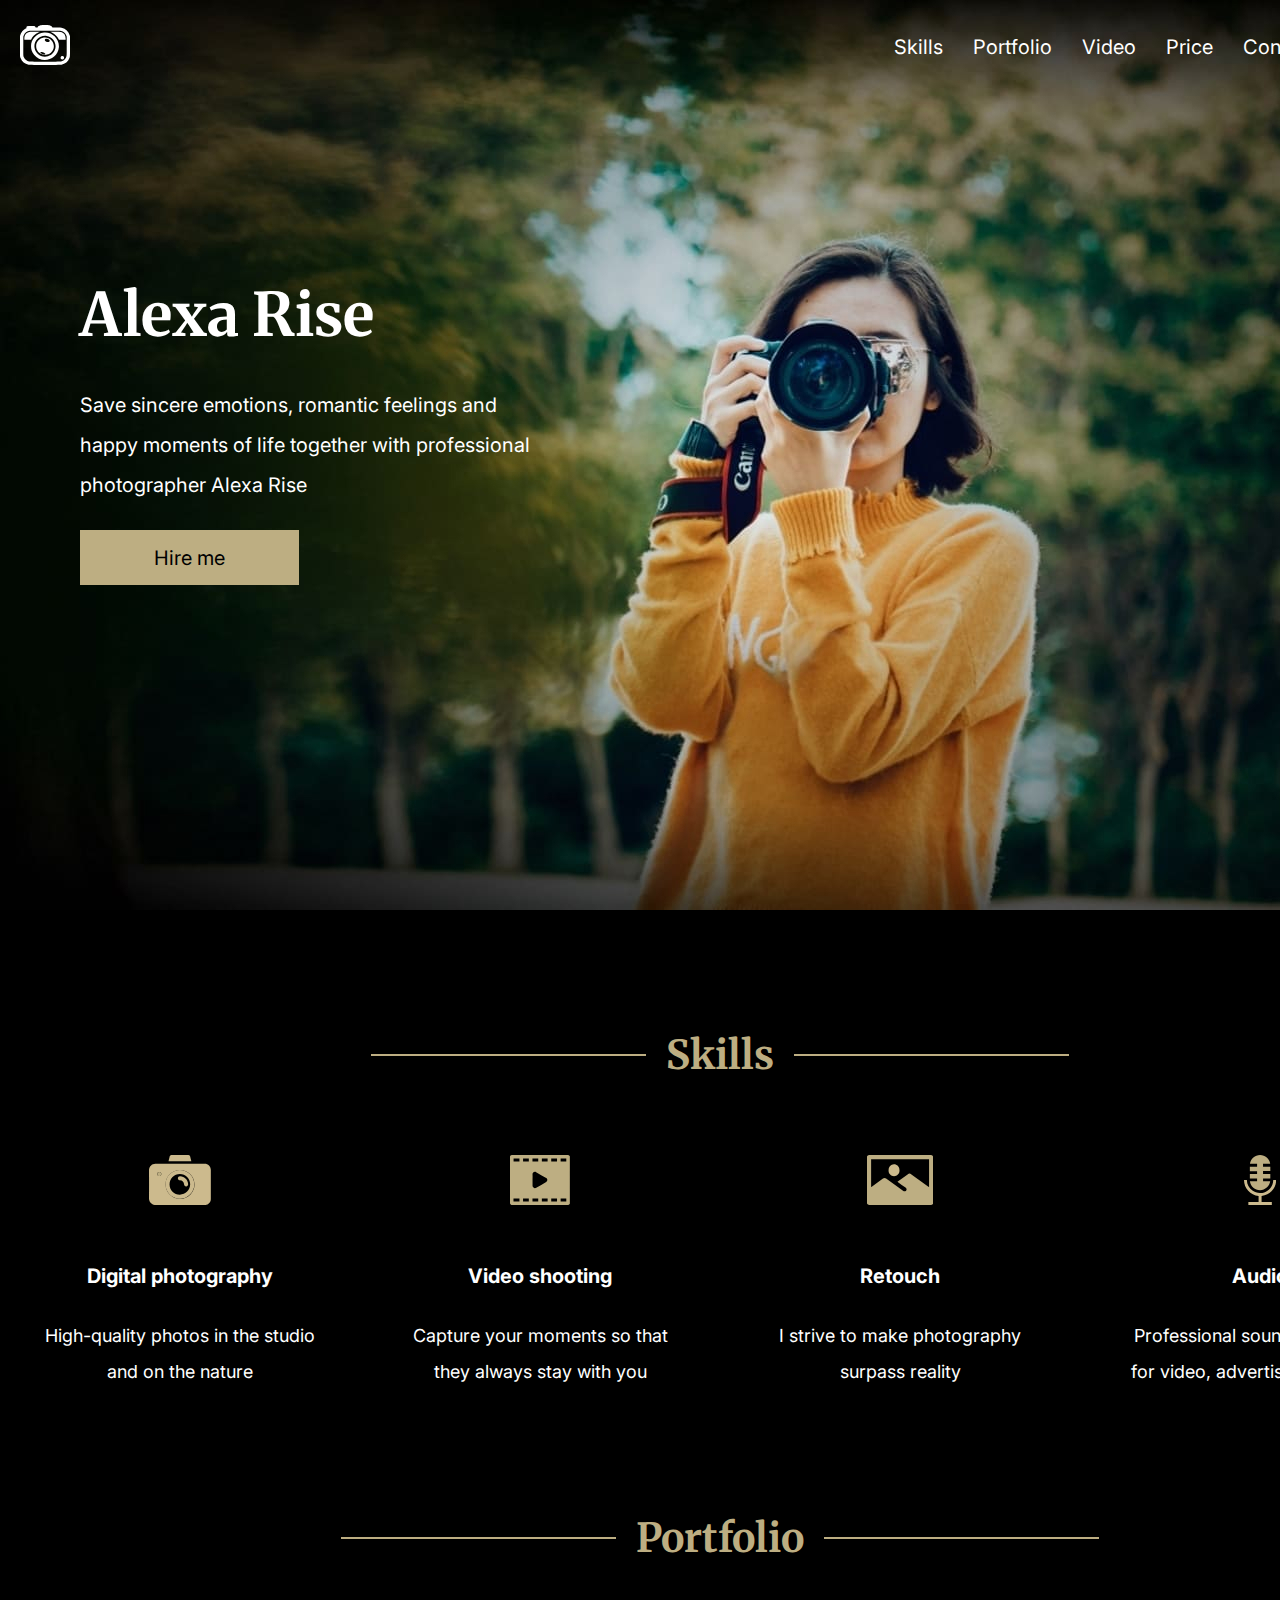
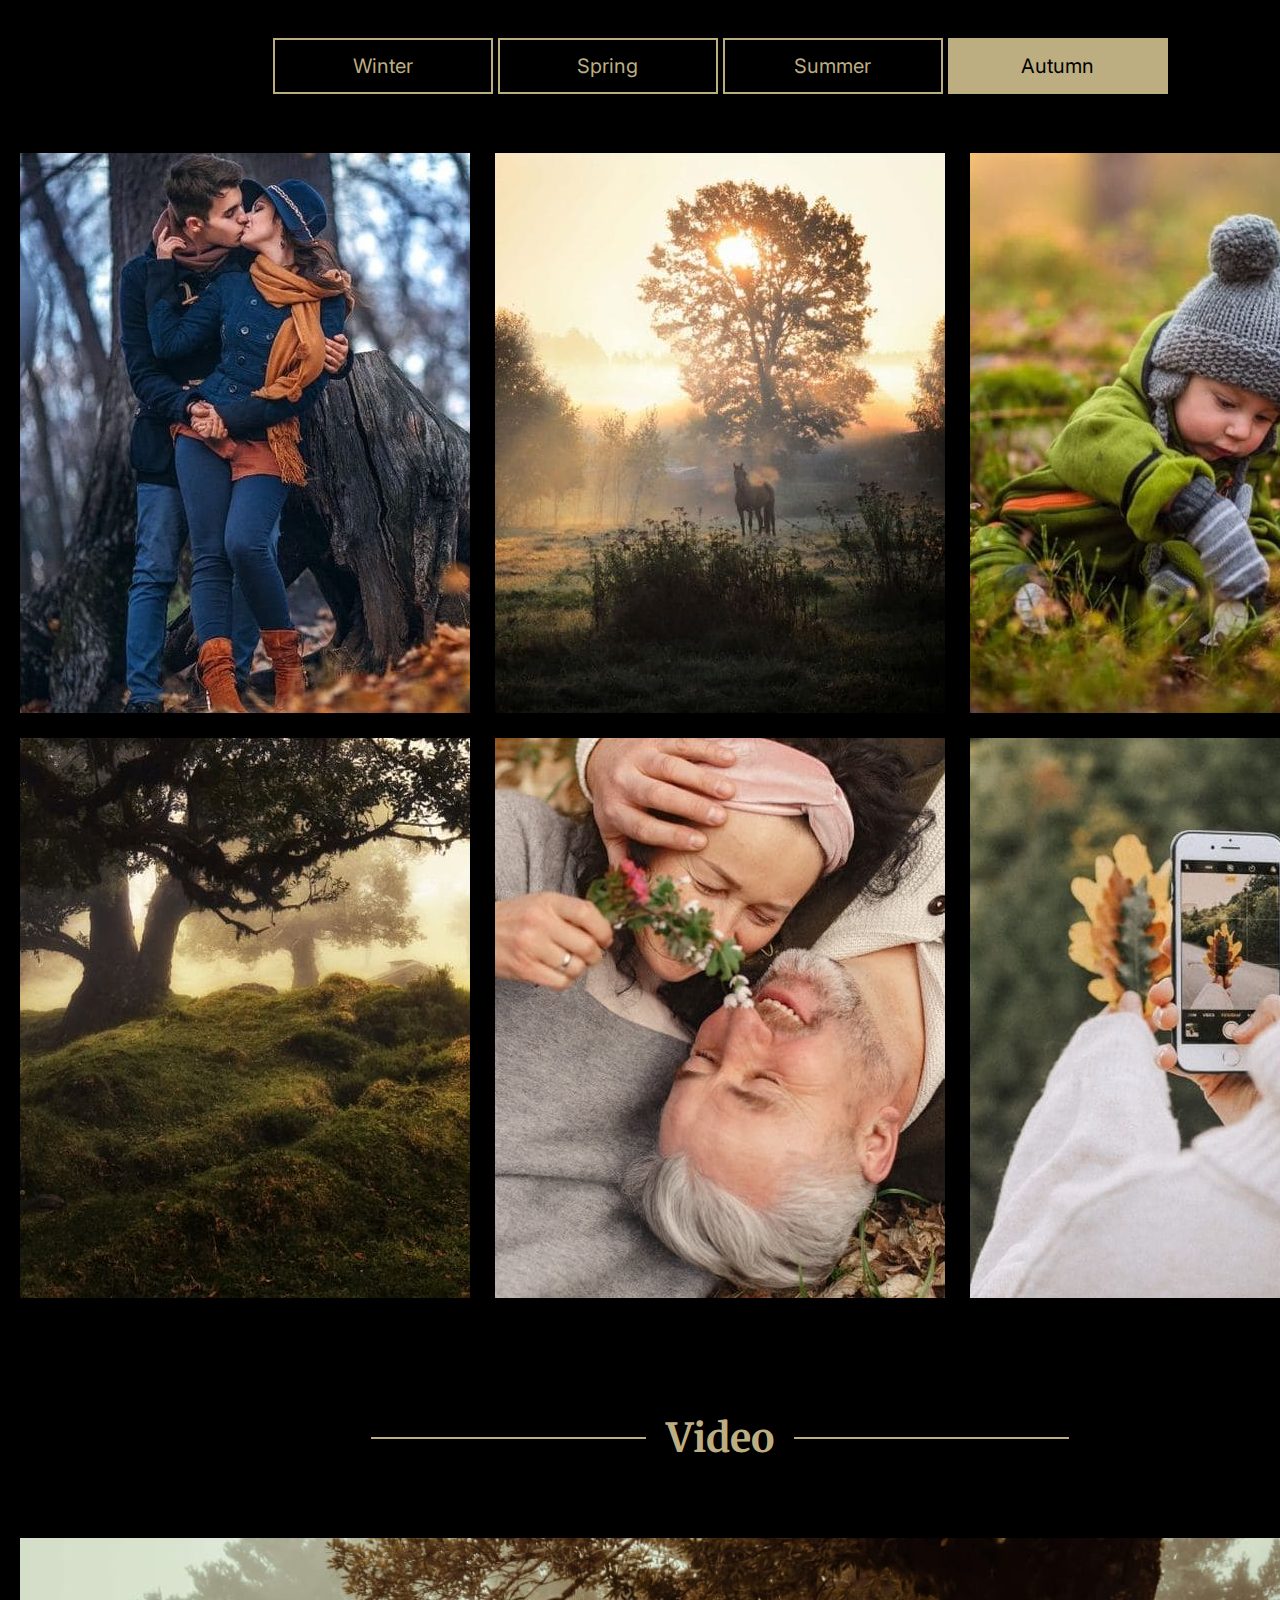
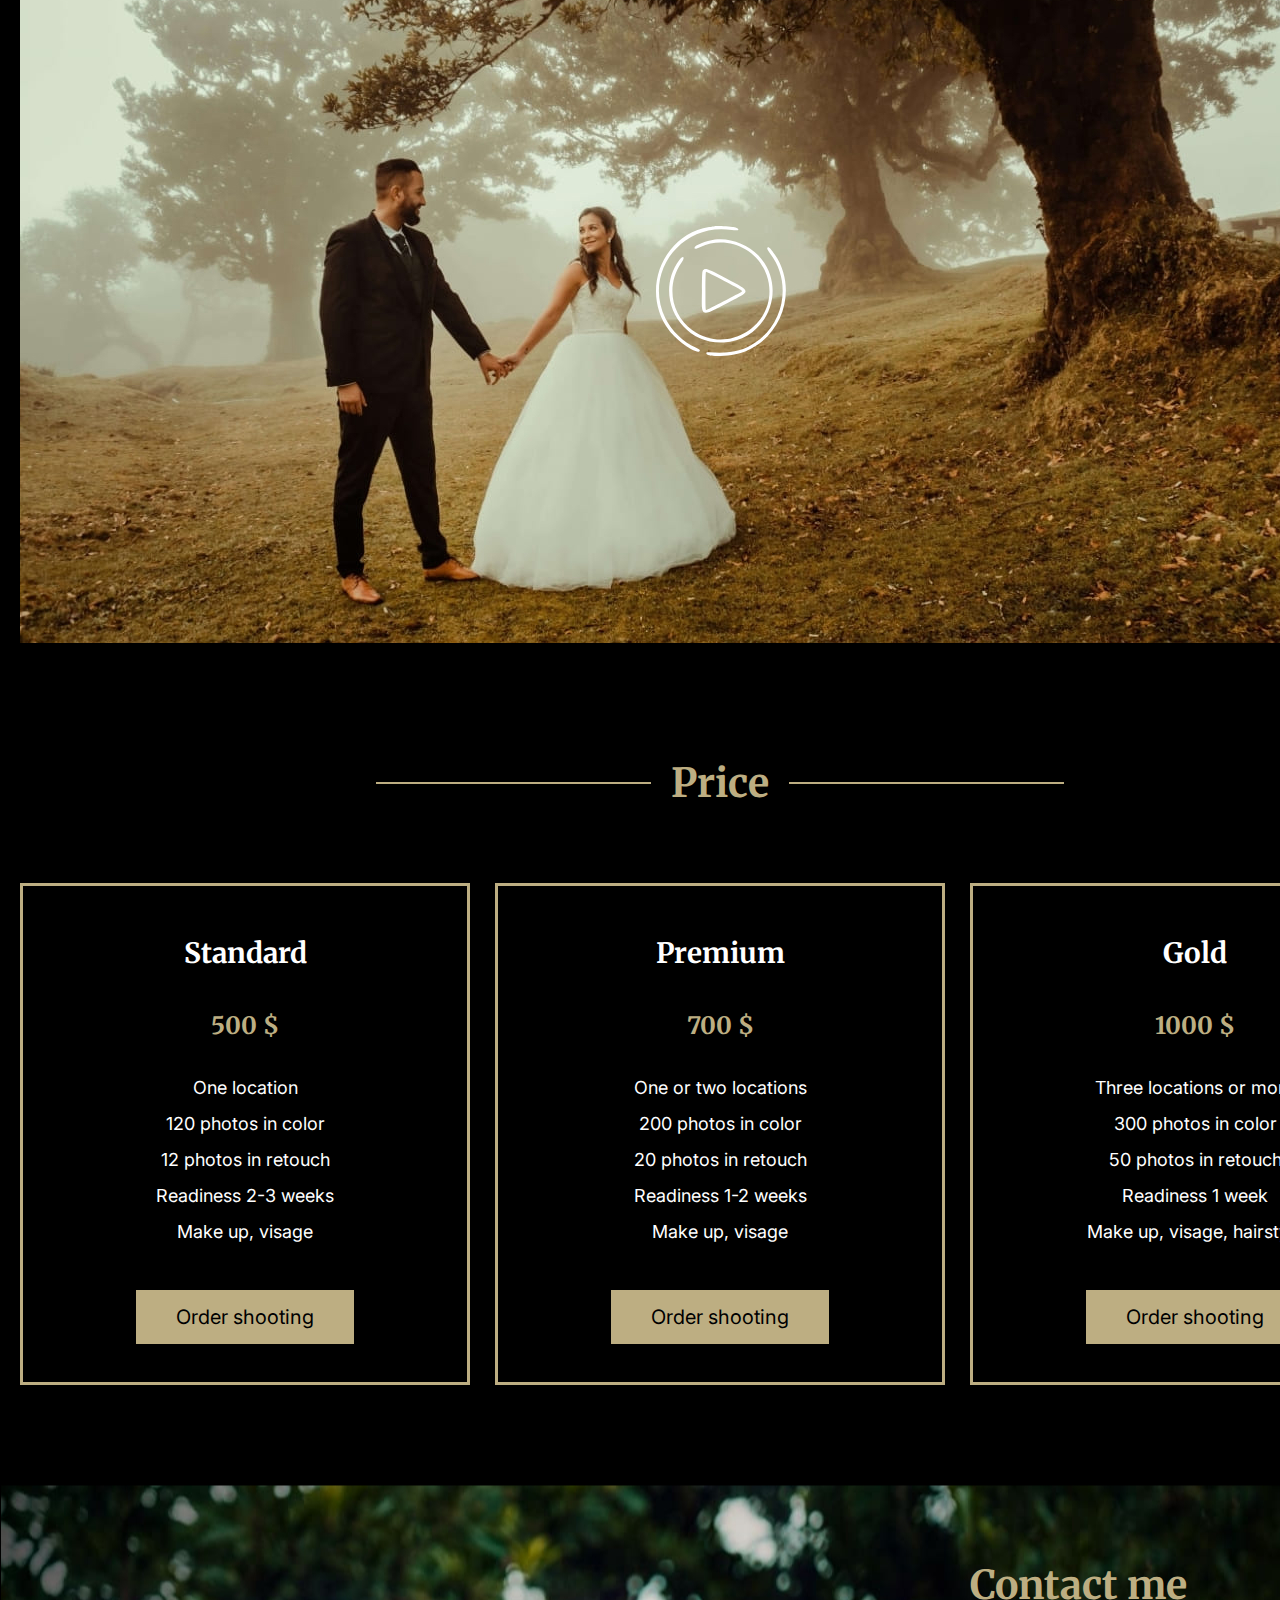
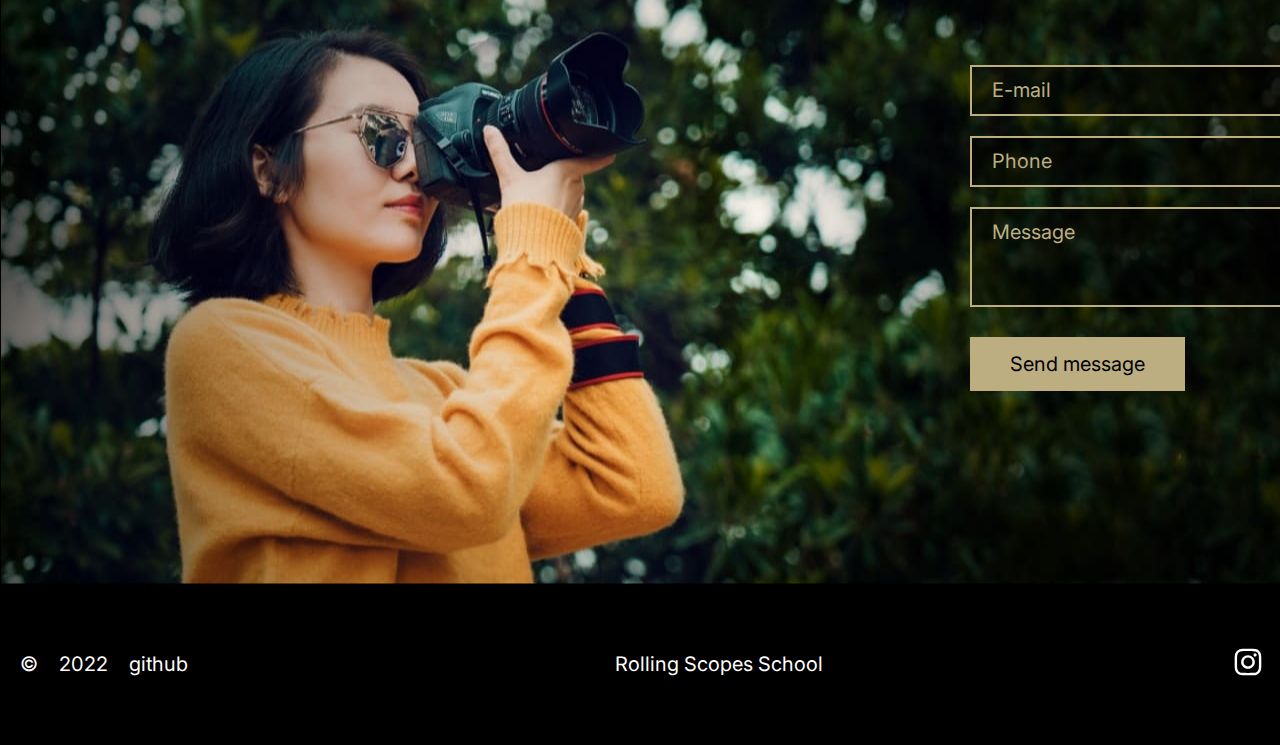
<file: index.html>
<!DOCTYPE html>
<html lang="en">

<head>
  <meta charset="UTF-8">
  <meta http-equiv="X-UA-Compatible" content="IE=edge">
  <meta name="viewport" content="width=device-width, initial-scale=1.0">
  <link rel="stylesheet" href="css/normalize.css">
  <link rel="stylesheet" href="css/style.css">
  <link rel="preconnect" href="https://fonts.googleapis.com">
  <link rel="preconnect" href="https://fonts.gstatic.com" crossorigin>
  <link href="https://fonts.googleapis.com/css2?family=Inter:wght@400;700&family=Merriweather:wght@400;700&display=swap"
    rel="stylesheet">
  <link rel="icon" href="./assets/ico/favicon.ico">
  <title>Portfolio</title>
</head>

<body>
  <header>
    <nav>
      <a class="logo" href="#"><svg width="50" height="50" viewBox="0 0 50 50" fill="none"
          xmlns="http://www.w3.org/2000/svg">
          <path id="logo"
            d="M20.4506 5.25918C19.0919 5.69691 17.9456 6.47652 17.6601 7.15634L17.5398 7.4419L15.6561 7.43301L15.4116 6.93006C15.2253 6.54668 15.063 6.3708 14.7263 6.18701L14.2864 5.94591H11.1062C6.93498 5.94591 6.40895 6.15341 6.40895 7.80355V8.26796L5.69955 8.61478C3.08441 9.8924 1.03538 12.416 0.225789 15.3546L0.000346207 16.1748V26.2584C0.000346207 37.2698 -0.0327188 36.5584 0.547422 38.1166C1.84798 41.6086 4.86291 44.1352 8.54916 44.8258C9.78859 45.0581 40.2114 45.0581 41.4508 44.8258C45.1371 44.1362 48.152 41.6096 49.4526 38.1166C50.0327 36.5584 49.9997 37.2698 49.9997 26.2584V16.1748L49.7832 15.4031C48.649 11.3647 45.7433 8.61182 41.6342 7.67905C41.02 7.53972 40.2134 7.50514 36.6765 7.46858L32.4532 7.42412L32.3369 7.14745C32.0504 6.46565 30.8209 5.64553 29.4663 5.23349C28.3992 4.9084 21.4756 4.92816 20.4506 5.25918ZM40.0601 10.8222C43.053 11.1256 45.3856 12.9526 46.3976 15.7874L46.6731 16.5591L46.7012 25.871C46.7332 36.5189 46.7653 36.0218 45.9236 37.7342C44.9758 39.662 43.064 41.1205 40.9288 41.5453C39.7856 41.7726 10.2114 41.7726 9.07118 41.5453C6.91594 41.1145 5.0112 39.6284 4.00923 37.5949C3.24473 36.0426 3.26677 36.4072 3.29883 25.871L3.32689 16.5591L3.63149 15.7163C4.60841 13.0168 6.9961 11.1167 9.77356 10.8291C10.9589 10.7066 38.8517 10.6997 40.0601 10.8212V10.8222ZM9.51706 11.8884C6.37889 12.3419 4.35391 14.8942 4.35391 18.398V19.6954H11.0661L11.2915 19.2369C12.2845 17.2123 14.2844 15.0167 16.4357 13.5869C17.2402 13.0524 19.3614 11.9763 19.6109 11.9763C19.669 11.9763 19.7161 11.9328 19.7161 11.8795C19.7161 11.7609 10.3457 11.7678 9.51706 11.8874V11.8884ZM30.2839 11.8548C30.2839 11.9002 30.4492 11.9951 30.6506 12.0652C33.7206 13.1294 37.462 16.4702 38.7385 19.2863L38.9249 19.6964H45.6471V18.399C45.6471 15.1284 44.1341 12.9842 41.1462 12.0168C40.5581 11.8261 30.2849 11.674 30.2849 11.8558L30.2839 11.8548ZM24.0707 12.5178C12.6663 13.6156 7.13237 25.9748 14.0931 34.7976C21.7892 44.5512 37.8768 39.7015 38.8858 27.3236C39.5611 19.0343 32.2528 11.7313 24.0707 12.5178ZM26.6638 15.9455C33.2327 16.8753 37.3277 23.963 34.8278 30.0774C31.9482 37.1216 22.708 38.9279 17.4136 33.4804C10.3908 26.2544 16.5819 14.5187 26.6638 15.9455ZM23.8723 17.5719C17.9617 18.395 14.553 24.3474 16.8885 29.7701C19.5698 35.9942 28.5605 36.7659 32.376 31.1001C36.5512 24.9007 31.2949 16.5394 23.8723 17.5719ZM27.7168 18.9098C28.8581 19.2596 29.7118 20.0768 29.7318 20.8366C29.7779 22.5886 26.2289 22.5332 25.0416 20.7635C24.1388 19.4187 25.747 18.3051 27.7168 18.9098ZM22.701 32.2552C23.7821 32.4805 25.3923 33.4557 25.3923 33.8846C25.3923 34.8865 21.7581 34.2393 20.697 33.0486C19.9636 32.2246 20.8564 31.8708 22.701 32.2552ZM41.9128 35.9991C39.8938 36.6167 40.2846 39.3863 42.3897 39.3794C44.5309 39.3725 44.6902 36.2629 42.564 35.9734C42.3486 35.9438 42.056 35.9556 41.9128 36.0001V35.9991Z"
            fill="white" />
        </svg></a>
      <div class="header__menu menu">
        <div class="header__icon">
          <span></span>
        </div>
        <div class="menu__body">
          <ul class="anchors menubox menu__list">
            <li>
              <a href="#skills" class="menu-item" data-i18="skills" data-goto="#skills">Skills</a>
            </li>
            <li>
              <a href="#portfolio" class="menu-item" data-i18="portfolio" data-goto="#portfolio">Portfolio</a>
            </li>
            <li>
              <a href="#video" class="menu-item" data-i18="video" data-goto="#video">Video</a>
            </li>
            <li>
              <a href="#price" class="menu-item" data-i18="price" data-goto="#price">Price</a>
            </li>
            <li>
              <a href="#contacts" class="menu-item" data-i18="contacts" data-goto="#contacts">Contacts</a>
            </li>
          </ul>
        </div>
              <form class="switch" name="switcher" action="#" method="get">
                <input class="" type="radio" id="enSwitch" name="language" value="en" checked>
                <label class="en button-lang active-btn" for="enSwitch">en</label>
                <span>/</span>
                <input class="" type="radio" id="ruSwitch" name="language" value="ru">
                <label class="ru button-lang" for="ruSwitch">ru</label>
              </form>

      </div>

      <!--<p class="switch"><span>en</span> / ru</p>-->
      </div>
    </nav>
    <section id="hero">
      <h1 data-i18="hero-title">Alexa Rise</h1>
      <p data-i18="hero-text">Save sincere emotions, romantic feelings and happy moments of life together with
        professional photographer
        Alexa Rise</p>
      <button class="btn-hire" data-i18="hire">Hire me</button>
    </section>
  </header>
  <main>
    <section id="skills">
      <h2 data-i18="skills">Skills</h2>
      <div class="skills-items">
        <div class="skills-item">
          <img src="./assets/svg/skills_camera.svg" alt="camera" width="62" height="50">
          <h3 data-i18="skill-title-1">Digital photography</h3>
          <p data-i18="skill-text-1">High-quality photos in the studio and on the nature</p>
        </div>
        <div class="skills-item">
          <img src="./assets/svg/skills_video.svg" alt="video" width="60" height="50">
          <h3 data-i18="skill-title-2">Video shooting</h3>
          <p data-i18="skill-text-2">Capture your moments so that they always stay with you</p>
        </div>
        <div class="skills-item">
          <img src="./assets/svg/skills_image.svg" alt="image" width="66" height="50">
          <h3 data-i18="skill-title-3">Retouch</h3>
          <p data-i18="skill-text-3">I strive to make photography surpass reality</p>
        </div>
        <div class="skills-item">
          <img src="./assets/svg/skills_mic.svg" alt="microphone">
          <h3 data-i18="skill-title-4">Audio</h3>
          <p data-i18="skill-text-4">Professional sounds recording for video, advertising, portfolio</p>
        </div>
      </div>
    </section>
    <section id="portfolio">
      <h2 data-i18="portfolio">Portfolio</h2>
      <div class="portfolio-btns">
        <button class="portfolio-btn" data-season="winter" data-i18="winter">Winter</button>
        <button class="portfolio-btn" data-season="spring" data-i18="spring">Spring</button>
        <button class="portfolio-btn" data-season="summer" data-i18="summer">Summer</button>
        <button class="portfolio-btn active" data-season="autumn" data-i18="autumn">Autumn</button>
      </div>
      <div class="portfolio-items">
        <img src="./assets/img/autumn/1.jpg" alt="Love story" width="450" height="560" class="portfolio-image">
        <img src="./assets/img/autumn/2.jpg" alt="Animals shooting" width="450" height="560" class="portfolio-image">
        <img src="./assets/img/autumn/3.jpg" alt="Photo child" width="450" height="560" class="portfolio-image">
        <img src="./assets/img/autumn/4.jpg" alt="Nature Photo" width="450" height="560" class="portfolio-image">
        <img src="./assets/img/autumn/5.jpg" alt="Parents Photo" width="450" height="560" class="portfolio-image">
        <img src="./assets/img/autumn/6.jpg" alt="be liked in instagram" width="450" height="560"
          class="portfolio-image">
      </div>
    </section>
    <section id="video">
      <h2 data-i18="video">Video</h2>
      <!--<img src="./img/video-player.jpg" alt="video-player">-->
      <video src="#" poster="./assets/img/video-player.jpg" width="1400" height="705"> </video>
      <button class="play"><svg width="130" height="130" viewBox="0 0 130 130" fill="none"
          xmlns="http://www.w3.org/2000/svg">
          <path id="play"
            d="M58.521 0.13572C58.0219 0.256183 55.5699 0.686409 53.0729 1.09112C6.17415 8.69809 -16.0083 65.9044 13.0263 104.367C22.0681 116.344 42.8323 129.906 43.8607 124.506C43.9895 123.832 42.7534 122.978 39.6854 121.624C27.0991 116.065 15.7097 105.112 9.49548 92.5938C-13.0744 47.1276 25.5402 -4.32319 75.965 4.02852C83.5399 5.28359 84.8555 2.66782 77.4319 1.11129C74.053 0.402757 60.344 -0.303999 58.521 0.136315V0.13572ZM58.8236 13.5427C49.9562 14.8494 38.5455 19.3896 38.5455 21.6114C38.5455 23.3352 39.8261 23.2017 44.5063 20.9901C70.1424 8.8779 101.354 22.1306 110.64 49.0716C126.075 93.8524 75.1194 131.76 36.427 104.279C14.9264 89.009 9.96843 58.679 25.4031 36.8396C29.4989 31.0443 27.3436 28.5941 23.1612 34.2915C-2.60779 69.3966 24.2964 118.982 67.7711 116.507C111.658 114.008 132.641 61.4206 102.441 29.6195C91.3694 17.9613 73.5089 11.378 58.8242 13.5415L58.8236 13.5427ZM111.588 21.4488C110.688 22.349 111.376 23.9601 114.257 27.704C135.62 55.4579 128.626 96.9429 99.2939 116.46C86.0768 125.255 74.472 127.692 52.7708 126.233C50.7271 126.096 50.3491 126.252 50.3491 127.237C50.3491 131.711 76.324 130.498 89.2029 125.422C126.968 110.539 141.858 62.4946 119.094 28.9739C114.774 22.6137 112.602 20.4352 111.588 21.4494L111.588 21.4488ZM47.2645 44.1107C46.191 45.2963 46.099 46.6867 45.9347 64.2031C45.6647 92.9997 42.7985 92.1292 77.569 73.8111C94.5145 64.8831 94.6095 65.1632 70.3056 52.4143C51.3039 42.4467 49.3949 41.7584 47.2645 44.1107ZM68.2637 55.0052C86.726 64.6481 86.8221 64.7081 85.5308 65.7798C84.0829 66.982 51.1615 84 50.285 84C49.5812 84 49.4412 80.8353 49.4412 64.9324C49.4412 51.5574 49.6388 45.8642 50.1022 45.8642C50.4654 45.8642 58.6385 49.9778 68.2643 55.0052H68.2637Z"
            fill="white" />
        </svg></button>
    </section>
    <section id="price">
      <h2 data-i18="price">Price</h2>
      <div class="price-items">
        <div class="price-item">
          <h4>Standard</h4>
          <p><strong>500 $</strong></p>
          <ul>
            <li data-i18="price-description-1-span-1">One location</li>
            <li data-i18="price-description-1-span-2">120 photos in color</li>
            <li data-i18="price-description-1-span-3">12 photos in retouch</li>
            <li data-i18="price-description-1-span-4">Readiness 2-3 weeks</li>
            <li data-i18="price-description-1-span-5">Make up, visage</li>
          </ul>
          <button class="btnsells" data-i18="order">Order shooting</button>
        </div>
        <div class="price-item">
          <h4>Premium</h4>
          <p><strong>700 $</strong></p>
          <ul>
            <li data-i18="price-description-2-span-1">One or two locations</li>
            <li data-i18="price-description-2-span-2">200 photos in color</li>
            <li data-i18="price-description-2-span-3">20 photos in retouch</li>
            <li data-i18="price-description-2-span-4">Readiness 1-2 weeks</li>
            <li data-i18="price-description-2-span-5">Make up, visage</li>
          </ul>
          <button class="btnsells" data-i18="order">Order shooting</button>
        </div>
        <div class="price-item">
          <h4>Gold</h4>
          <p><strong>1000 $</strong></p>
          <ul>
            <li data-i18="price-description-3-span-1">Three locations or more</li>
            <li data-i18="price-description-3-span-2">300 photos in color</li>
            <li data-i18="price-description-3-span-3">50 photos in retouch</li>
            <li data-i18="price-description-3-span-4">Readiness 1 week</li>
            <li data-i18="price-description-3-span-5">Make up, visage, hairstyle</li>
          </ul>
          <button class="btnsells" data-i18="order">Order shooting</button>
        </div>
      </div>
    </section>
    <section id="contacts">
      <h2 class="last-h2" data-i18="contact-me">Contact me</h2>
      <div class="contacts-container">
        <form name="contact" action="#" method="get">
          <input class="input" type="email" name="E-mail" id="email" placeholder="E-mail">
          <input class="input" type="tel" name="Phone" id="Phone" placeholder="Phone">
          <textarea class="input textarea" name="Message" id="Message" placeholder="Message"></textarea>
          <button class="btnsells" type="submit" data-i18="send-message">Send message</button>
        </form>
      </div>
    </section>
  </main>
  <footer>
    <div class="footer-container">
      <div>
        <p>©</p>
        <p>2022</p>
        <a href="https://github.com/EStrukov">github</a>
      </div>
      <a class="grow" href="https://rs.school/js-stage0/">Rolling Scopes School</a>
      <ul>
        <li><a href="#"><svg width="32" height="32" viewBox="0 0 32 32" fill="none" xmlns="http://www.w3.org/2000/svg">
              <path id="inst"
                d="M17.36 2.66699C19.76 2.66699 20.267 2.69399 21.493 2.74699C22.906 2.81399 23.88 3.03999 24.72 3.37399C25.6 3.70699 26.347 4.17399 27.08 4.90699C27.827 5.63999 28.28 6.38699 28.627 7.26699C28.96 8.10699 29.174 9.07999 29.24 10.507C29.307 11.774 29.32 12.267 29.32 14.934V17.067C29.32 19.734 29.307 20.227 29.24 21.494C29.217 22.659 28.994 23.764 28.604 24.788L28.626 24.721C28.279 25.601 27.826 26.348 27.093 27.081C26.346 27.828 25.6 28.281 24.72 28.628C23.88 28.961 22.907 29.175 21.493 29.241C20.226 29.308 19.72 29.321 17.053 29.321H14.933C12.266 29.321 11.773 29.308 10.493 29.241C9.32796 29.218 8.22296 28.995 7.19896 28.605L7.26596 28.627C6.34296 28.274 5.55596 27.753 4.90696 27.094L4.90596 27.093C4.23996 26.441 3.71396 25.649 3.37396 24.764L3.35896 24.719C2.99196 23.763 2.76896 22.657 2.74596 21.502V21.492C2.69296 20.45 2.66296 19.229 2.66296 18.002C2.66296 17.776 2.66396 17.55 2.66596 17.325V17.359V14.626C2.66596 12.226 2.69296 11.719 2.74596 10.493C2.81296 9.07999 3.03896 8.10599 3.35896 7.26599C3.70596 6.38599 4.15896 5.63899 4.90596 4.90599C5.55096 4.23899 6.33996 3.71599 7.22296 3.38699L7.26596 3.37299C8.22096 3.00199 9.32596 2.77399 10.481 2.74699H10.493C11.72 2.69399 12.226 2.66699 14.626 2.66699H17.36ZM17.387 5.06699H14.6C12.293 5.06699 11.8 5.09399 10.6 5.14699C9.30696 5.19999 8.59996 5.41399 8.13296 5.59999C7.50596 5.83999 7.06596 6.13299 6.59996 6.59999C6.13396 7.06699 5.83996 7.50699 5.59996 8.13299C5.42696 8.59999 5.19996 9.30599 5.14696 10.613C5.09396 11.813 5.06696 12.293 5.06696 14.613V17.386C5.06696 19.706 5.09396 20.186 5.14696 21.386C5.19996 22.679 5.41396 23.386 5.59996 23.853C5.83996 24.48 6.13296 24.92 6.59996 25.386C7.06696 25.852 7.50696 26.146 8.13296 26.386C8.59996 26.573 9.30596 26.786 10.613 26.839C11.906 26.906 12.373 26.919 15.253 26.919H16.733C19.626 26.919 20.08 26.906 21.386 26.839C22.679 26.786 23.386 26.572 23.853 26.386C24.48 26.146 24.92 25.853 25.386 25.386C25.852 24.919 26.146 24.479 26.386 23.853C26.573 23.386 26.786 22.68 26.839 21.386C26.906 20.079 26.919 19.626 26.919 16.733V15.266C26.919 12.373 26.906 11.906 26.839 10.599C26.786 9.30599 26.572 8.59899 26.386 8.13199C26.16 7.53099 25.819 7.01799 25.387 6.59999L25.386 6.59899C24.966 6.16599 24.454 5.82499 23.881 5.60799L23.853 5.59899C23.121 5.32299 22.275 5.15799 21.391 5.14599H21.386C20.358 5.09399 19.155 5.06399 17.944 5.06399C17.748 5.06399 17.552 5.06499 17.356 5.06599H17.386L17.387 5.06699ZM16 9.14699C19.781 9.14699 22.847 12.212 22.847 15.994C22.847 19.776 19.782 22.841 16 22.841C12.219 22.841 9.15296 19.776 9.15296 15.994C9.15296 12.212 12.218 9.14699 16 9.14699ZM16 11.547C13.544 11.547 11.553 13.538 11.553 15.994C11.553 18.45 13.544 20.441 16 20.441C18.456 20.441 20.447 18.45 20.447 15.994C20.447 13.538 18.456 11.547 16 11.547ZM23.107 7.27999C23.991 7.27999 24.707 7.99599 24.707 8.87999C24.707 9.76399 23.991 10.48 23.107 10.48C22.223 10.48 21.507 9.76399 21.507 8.87999C21.507 7.99599 22.223 7.27999 23.107 7.27999Z"
                fill="white" />
            </svg></a></li>
        <li><a href="#"><svg width="32" height="32" viewBox="0 0 32 32" fill="none" xmlns="http://www.w3.org/2000/svg">
              <path id="fb"
                d="M13.04 29.333L13 17.666H8V12.666H13V9.33302C13 4.84002 15.787 2.66602 19.8 2.66602C21.72 2.66602 23.373 2.79902 23.853 2.86602V7.57302H21.066C18.893 7.57302 18.466 8.61302 18.466 10.133V12.666H24.666L22.999 17.666H18.466V29.333H13.039H13.04Z"
                fill="white" />
            </svg></a></li>
        <li><a href="#"><svg width="32" height="32" viewBox="0 0 32 32" fill="none" xmlns="http://www.w3.org/2000/svg">
              <path id="tw"
                d="M29.333 7.83998C28.333 8.33298 27.333 8.50698 26.16 8.66698C27.333 7.99998 28.16 6.99998 28.493 5.66698C27.488 6.27498 26.317 6.73798 25.07 6.98898L25 7.00098C23.969 5.98698 22.56 5.35498 21.004 5.33398H21C18.16 5.33398 15.667 7.84098 15.667 10.841C15.667 11.334 15.667 11.668 15.84 12.001C11.262 11.823 7.22097 9.66398 4.52897 6.36198L4.50697 6.33398C4.08197 7.05998 3.83097 7.93198 3.83097 8.86298C3.83097 8.97198 3.83397 9.08098 3.84097 9.18898L3.83997 9.17398C3.87397 11.052 4.84897 12.695 6.31297 13.655L6.33397 13.668C5.49397 13.668 4.66697 13.335 3.82697 13.001C3.82697 15.668 5.66697 17.841 8.15997 18.334C7.66697 18.507 7.15997 18.507 6.66697 18.507C6.33397 18.507 5.99997 18.507 5.66697 18.334C6.33397 20.507 8.33397 22.174 10.84 22.174C9.03997 23.629 6.72397 24.509 4.20297 24.509C4.13197 24.509 4.06097 24.508 3.98997 24.507H4.00097H2.66797C5.03297 26.016 7.90397 26.936 10.984 27H11.001C21.001 27 26.508 18.667 26.508 11.493V10.826C27.655 10.036 28.601 9.03898 29.311 7.88198L29.335 7.83998H29.333Z"
                fill="white" />
            </svg></a></li>
        <li><a href="#"><svg width="32" height="32" viewBox="0 0 32 32" fill="none" xmlns="http://www.w3.org/2000/svg">
              <path id="pin"
                d="M16 2.66699C8.65699 2.69399 2.71399 8.65299 2.71399 16C2.71399 21.599 6.16599 26.393 11.057 28.368L11.146 28.4C11.013 27.347 10.919 25.733 11.186 24.573L12.746 17.946C12.746 17.946 12.346 17.146 12.346 15.973C12.346 14.12 13.426 12.746 14.773 12.746C15.906 12.746 16.466 13.599 16.466 14.613C16.466 15.76 15.733 17.466 15.346 19.053C15.026 20.386 16.013 21.466 17.333 21.466C19.706 21.466 21.52 18.973 21.52 15.373C21.52 12.173 19.227 9.95999 15.947 9.95999C15.871 9.95599 15.783 9.95399 15.694 9.95399C12.505 9.95399 9.92099 12.539 9.92099 15.727C9.92099 15.729 9.92099 15.731 9.92099 15.733C9.92099 16.88 10.361 18.106 10.908 18.773C11.015 18.906 11.028 19.026 10.988 19.16L10.615 20.667C10.562 20.907 10.415 20.974 10.175 20.854C8.49499 20.067 7.45499 17.654 7.45499 15.681C7.45499 11.481 10.522 7.62799 16.282 7.62799C20.895 7.62799 24.509 10.908 24.509 15.321C24.509 19.921 21.602 23.614 17.576 23.614C16.243 23.614 14.963 22.907 14.536 22.081L13.696 25.241C13.265 26.578 12.704 27.739 12.008 28.804L12.042 28.748C13.212 29.12 14.558 29.335 15.953 29.335C23.317 29.335 29.286 23.365 29.286 16.002C29.286 8.65499 23.344 2.69599 16.004 2.66899H16.001L16 2.66699Z"
                fill="white" />
            </svg></a></li>
      </ul>
    </div>
  </footer>
  <script type="module" src="./script.js"></script>
</body>

</html>
</file>
<file: css/style.css>
* {
  box-sizing: border-box;
  scroll-behavior: smooth;
}

body {
  margin: 0 auto;
  padding: 0;
  background-color: #000000;
}

body._lock {
  overflow: hidden;
}

header {
  width: 1440px;
  padding-bottom: 330px;
  margin: 0 auto;
  margin-bottom: 100px;
  background: #000000 url('../assets/img/bg.jpg') no-repeat;
}
.header__icon {
  display: none;
}

a {
  margin: 0;
  padding: 0;
  outline: none; 
  border: 0; 
  text-decoration: none; 
  font-family: 'Inter', 'Arial', sans-serif;
  font-style: normal;
  font-weight: normal;
  font-size: 20px;
  color: #ffffff;
  transition: all 0.5s ease;
}

a:hover {
  color: #BDAE82;
}

ul {
  margin: 0;
  padding: 0;
}

ul li {
  list-style-type: none;
  margin: 0;
  padding: 0;
}

p {
  margin: 0;
  padding: 0;
  font-family: 'Inter', 'Arial', sans-serif;
  font-style: normal;
  font-weight: normal;
  font-size: 20px;
  color: #ffffff;
}

h1 {
  font-family: 'Merriweather','Georgia', serif;
  font-style: normal;
  font-weight: bold;
  font-size: 60px;
  line-height: 70px;
  color: #FFFFFF;
}

h2 {
  margin-bottom: 60px;
  font-family: 'Merriweather','Georgia', serif;
  font-style: normal;
  font-weight: bold;
  font-size: 40px;
  line-height: 80px;
  color: #bdae82;
  text-align: center;
}

nav {
  width: 1440px;
    align-items: center;
    margin: 0 auto;
    display: flex;
}

.logo {
  margin: 20px 20px;
}

.menu {
display: flex;
margin-left: auto;}

#logo,
#inst,
#fb,
#tw,
#pin,
#play {
  transition: all 0.5s ease;
}

svg:hover #logo,
svg:hover #inst,
svg:hover #fb,
svg:hover #tw,
svg:hover #pin,
svg:hover #play {
  fill: #BDAE82;
  transition: all 0.5s ease;
}

.menu__body {
  justify-content: right;
}

.anchors {
  display: flex;
  column-gap: 30px;
  margin-right: 30px;
}

.switch {
  align-self: center;
  margin-right: 20px;
  font-weight: bold;
  white-space: 10px;
}

 label {
  font-family: 'Inter', 'Arial', sans-serif;
  font-style: normal;
  font-weight: 700;
  font-size: 20px;
  color: #ffffff;
  letter-spacing: 1px;
  transition: all 0.5s ease;
  cursor: pointer;
 }

input[type="radio"]:checked + label.active-btn {
  color: #BDAE82;
}

input[type="checkbox"] {
  opacity: 0;
}

#enSwitch,
#ruSwitch {
  display: none;
}

#enSwitch:checked,
#ruSwitch:checked  {
  color: #BDAE82;
}

span {
  font-family: 'Inter', 'Arial', sans-serif;
  font-style: normal;
  font-weight: 700;
  font-size: 20px;
  color: #ffffff;
  display: inline-block;
}

 main {
  width: 1440px;
  margin: 0 auto;
 }

 #hero {
  margin: 185px 0 0 80px;
  width: 500px;
 }

 #hero h1 {
   margin-bottom: 35px;
 }
 #hero p {
  width: 470px;
  line-height: 40px;
  margin-bottom: 25px;
 }

 .btn-hire {
  border: none;
  background-color: #BDAE82;
  padding: 8px 74px 7px 74px;
  font-family: 'Inter', 'Arial', sans-serif;
  font-style: normal;
  font-weight: normal;
  font-size: 20px;
  line-height: 40px;
  transition: all 0.5s ease;
 }

.btn-hire:hover {
  color: #ffffff;
  transition: all 0.5s ease;
}

 h2::after {
  content: "";
  display: inline-block;
  position: relative;
  top: -13px;
  margin-left: 20px;
  width: 275px;
  border-bottom: 2px solid #BDAE82;
 }

 h2::before {
  content: "";
  position: relative;
  top: -13px;
  margin-right: 20px;
  display: inline-block;
  width: 275px;
  border-bottom: 2px solid #BDAE82;
 }

 .skills-items {
  margin-bottom: 108px;
  display: flex;
  justify-content: space-between;
  padding: 0 20px 0 20px;
  gap: 40px;
 }

 .skills-item {
  width: 320px;
  text-align: center;
 }

 .skills-item img {
  margin-bottom: 27px;
 }

.skills-item p {
  width: 280px;
  margin: 0 auto;
  font-size: 18px;
  line-height: 36px;
  text-align: center;
}


 h3 {
  margin-bottom: 22px;
  font-family: 'Inter', 'Arial', sans-serif;
  font-style: normal;
  font-weight: bold;
  font-size: 20px;
  line-height: 40px;
  color: #FFFFFF;
 }

 .portfolio-btns {
  margin-bottom: 59px;
  display: flex;
  justify-content: center;
  gap: 5px
 }

 .portfolio-btn {
  width: 220px;
  padding: 6px 0;
  color: #BDAE82;
  background-color: #000000;
  border: 2px solid #BDAE82;
  line-height: 40px;
  font-family: 'Inter', 'Arial', sans-serif;
  font-style: normal;
  font-weight: normal;
  font-size: 20px;
  transition: all 0.5s ease;
 }

 .active {
  color: #000000;
  background-color: #BDAE82;
  transition: all 0.5s ease;
 }

 .portfolio-btns button:hover {
  color: #ffffff;
  transition: all 0.5s ease;
 }

 .portfolio-items {
  display: flex;
  justify-content: center;
  flex-wrap: wrap;
  gap: 25px;
  margin-bottom: 100px;
 }

 #video {
  margin-bottom: 95px;
  text-align: center;
  position: relative;
 }

 .play {
  cursor: pointer;
  border: none;
  background: none;
  position: absolute;
  top: 427px;
  left: 650px;
  z-index: 10;
 }

 h4 {
  padding-top: 14px;
  padding-bottom: 6px;
  font-family: 'Merriweather','Georgia', serif;
  font-style: normal;
  font-weight: bold;
  font-size: 28px;
  text-align: center;
  color: #FFFFFF;
 }

 strong {
  padding-bottom: 5px;
  display: block;
  margin-bottom: 25px;
  font-family: 'Merriweather','Georgia', serif;
  font-style: normal;
  font-weight: bold;
  font-size: 24px;
  text-align: center;
  color: #BDAE82;
 }
 
 .price-items {
  margin-bottom: 100px;
  display: flex;
  justify-content: center;
  gap: 25px;
 }

.price-item {
  width: 450px;
  border: 3px solid #BDAE82;
  text-align: center;
}

.price-item ul {
  margin-bottom: 40px;
}

 .price-item ul li {
  font-family: 'Inter', 'Arial', sans-serif;
  font-style: normal;
  font-weight: normal;
  font-size: 18px;
  line-height: 36px;
  color: #FFFFFF;
 }

 .btnsells {
  border: none;
  margin-bottom: 38px;
  background-color: #BDAE82;
  padding: 7px 40px 7px 40px;
  font-family: 'Inter', 'Arial', sans-serif;
  font-style: normal;
  font-weight: normal;
  font-size: 20px;
  line-height: 40px;
  transition: all 0.5s ease;
 }

.btnsells:hover {
  color: #ffffff;
  transition: all 0.5s ease;
}

#contacts {
  background: url("../assets/img/contacts.jpg") center no-repeat;
}

.last-h2 {
  margin-right: 20px;
  margin-left: auto;
  margin-bottom: 40px;
  padding-top: 60px;
  width: 450px;
  text-align: left;
}

.last-h2::before,
.last-h2::after {
  content: "";
  display: none;
}

.contacts-container {
  margin-right: 20px;
  margin-left: auto;
  width: 450px;
  padding-bottom: 155px;
}

.input {
  margin-bottom: 20px;
  display: block;
  width: 450px;
  padding: 12px 0 12px 0;
  padding-left: 20px;
  background: rgba(0, 0, 0, 0.5);
  border: 2px solid #BDAE82;
  font-family: 'Inter', 'Arial', sans-serif;
  font-style: normal;
  font-weight: normal;
  font-size: 20px;
  color: #BDAE82;
}

form .textarea {
  margin-bottom: 30px;
  widows: 450px;
  height: 100px;
  resize: none;
}

.input::-webkit-input-placeholder { 
  color: #BDAE82; 
}

footer {
  width: 1440px;
  margin: 0 auto;
}
.footer-container {
  display: flex;
  align-items: center;
  justify-content: space-between;
  margin: 62px 20px;
  gap: 20px;
}

.footer-container div {
  width: 185px;
  padding-right: 17px;
  justify-content: space-between;
  display: flex;
}

.grow {
  text-align: center;
  flex-grow: 1;
}

.footer-container ul {
  display: flex;
  flex-direction: row;
  gap: 20px;
}

@media (max-width: 768px) {
  header,
  main,
  footer {
    max-width: 768px;
  }
  header {
    padding-bottom: 152px;
    margin-bottom: 80px;
    background: #000000 url('../assets/img/hero-bg-small.jpg') no-repeat;
  }
  .logo {
    margin-left: 60px;
  }
  nav {
    width: 768px;
  }
  #hero h1 {
  font-family: 'Merriweather','Georgia', serif;
  font-style: normal;
  font-weight: normal;
  font-size: 32px;
  color: #FFFFFF;
  margin-bottom: 18px;
}
  h2 {
    margin: 364px;
    margin: 0 auto;
    margin-bottom: 48px;
    font-size: 32px;
  }
   h2::after {
    width: 120px;
    top: -11px;
 }
  h2::before {
    width: 120px;
    top: -11px;
 }
 #hero {
   margin: 73px 0 0 60px;
   padding: 0;
 }
  #hero p {
    width: 390px;
    margin-bottom: 60px;
    font-weight: normal;
    font-size: 20px;
    line-height: 24px;
 }
  .skills-items {
    margin-bottom: 155px;
    flex-wrap: wrap;
    justify-content: center;
    row-gap: 75px;
    column-gap: 45px;
  }
  .skills-item {
    width: 300px;
  }
  .skills-item img {
    margin-bottom: 5px; 
  }
  .skills-item p {
    line-height: 22px;
  }
  .portfolio-btns {
    width: 445px;
    margin: 0 auto 60px;
    flex-wrap: wrap;
    justify-content: center;
    align-items: center;
    gap: 5px;
  }
   .portfolio-btns button {
    padding: 6px 0 5px 0;
   }
   .portfolio-items {
  margin-bottom: 81px;
   }
  #video {
    margin: 0;
    padding: 0;
    margin-bottom: 80px;
  }
  video {
    width: 768px;
    height: 418px;
  }
  .play svg{
    width: 75px;
    height: 75px;
  }
  .play {
    top: 301px;
    left: 346px;
  }
  .price-items {
    margin-bottom: 90px;
    flex-wrap: wrap;
    gap: 50px;
  }
  .price-item {
    width: 420px;
    padding-bottom: 0px;
  }
  .last-h2 {
    text-align: center;
    margin: 0 auto 30px ;
    padding-top: 53px;
  }
  .contacts-container {
    padding-bottom: 75px;
    margin: 0 auto ;
    text-align: center;
  }
  form .btnsells {
    margin-left: auto;
    margin-right: auto;
  }
  .footer-container div {
    padding: 0;
    width: 210px;
    display: flex;
    justify-content: space-around;
    margin: 0 auto;
  }
  .footer-container {
    margin: 28px 0;
    flex-direction: column;
    flex-wrap: wrap;
    align-items: center;
    gap: 20px;
  }
  .switch {
    margin-right: 50px;
  }
  #contacts {
  background: url("../assets/img/contacts-small.jpg") center no-repeat;
}
/*новый бургер*/

.header__icon {
  margin-right: 20px;
  display: block;
  z-index: 5;
  position: relative;
  width: 30px;
  height: 20px;
  cursor: pointer;
}
/* ico burger */
.header__icon::before,
.header__icon::after,
.header__icon span {
  left: 0;
  position: absolute;
  height: 10%;
  width: 100%;
  transition: all 0.5s ease;
  background-color: #fff;
}
.header__icon::before,
.header__icon::after {
  content: "";
}
.header__icon::before {
  top: 0;
}
.header__icon::after {
  bottom: 0;
}
.header__icon span {
  left: 0;
  top: 50%;
  transform: scale(1) translate(0px, -50%);
}

.header__icon._active span {
  transform: scale(0) translate(0px, -50%);
}

.header__icon._active::before {
  top: 50%;
  transform: rotate(-45deg) translate(0px, -50%);
}

.header__icon._active::after {
  bottom: 50%;
  transform: rotate(45deg) translate(0px, 50%);
}

.menu__body {
  text-align: right;
  position: fixed;
  top: 0;
  right: -100%;
  width: 100%;
  height: 100%;
  background-color: rgba(0, 0, 0, 0.9);
  padding: 100px 30px 30px 30px;
  transition: all 0.5s ease;
  z-index: 1;
  overflow: auto;
}
._active {
  right: 0;
}

.menu__list {
  flex-direction: column;
}
.menu__list > li {
  margin: 0 0 15px 0;
}
.menu__list > li:last-child {
  margin: 0 0 0 0;
}
.menu-item {
  font-size: 24px;
}
  /* БУРГЕР */
  /*
  nav {
    display: flex;
  }
  .burger-menu {
  }
.menu-btn{
  display: flex;
  position: relative;
  align-items: center;
  right: -90px;
  cursor: pointer;
  z-index: 5;
}
 
.menu-btn > span,
.menu-btn > span::before,
.menu-btn > span::after {
  display: block;
  position: absolute;
  width: 50px;
  height: 3px;
  background-color: #ffffff;
  transition-duration: 0.25s;
}
.menu-btn > span::before {
  content: '';
  top: -13px;
}
.menu-btn > span::after {
  content: '';
  top: 13px;
}
.menubox{
  display: block;
  position: fixed;
  visibility: hidden;
  top: 0;
  width: 620px;
  height: 1024px;
  margin: 0;
  padding: 134px 0 0 127px;
  right: -100%;
  transition-duration: 0.25s;
  background-color: black;
}
.menu-item {
  font-size: 35px;
  line-height: 73px;
  margin-bottom: 16px;
}
#menu-toggle{
  opacity: 0;
}
#menu-toggle:checked ~ .menu-btn > span{
  transform: rotate(45deg);
}
#menu-toggle:checked ~ .menu-btn > span::before{
  top: 0;
  transform: rotate(0);
}
#menu-toggle:checked ~ .menu-btn > span::after{
  top: 0;
  transform: rotate(90deg);
}
#menu-toggle:checked ~ .menubox{
  visibility: visible;
  right: 0;
}
*/
}
</file>
